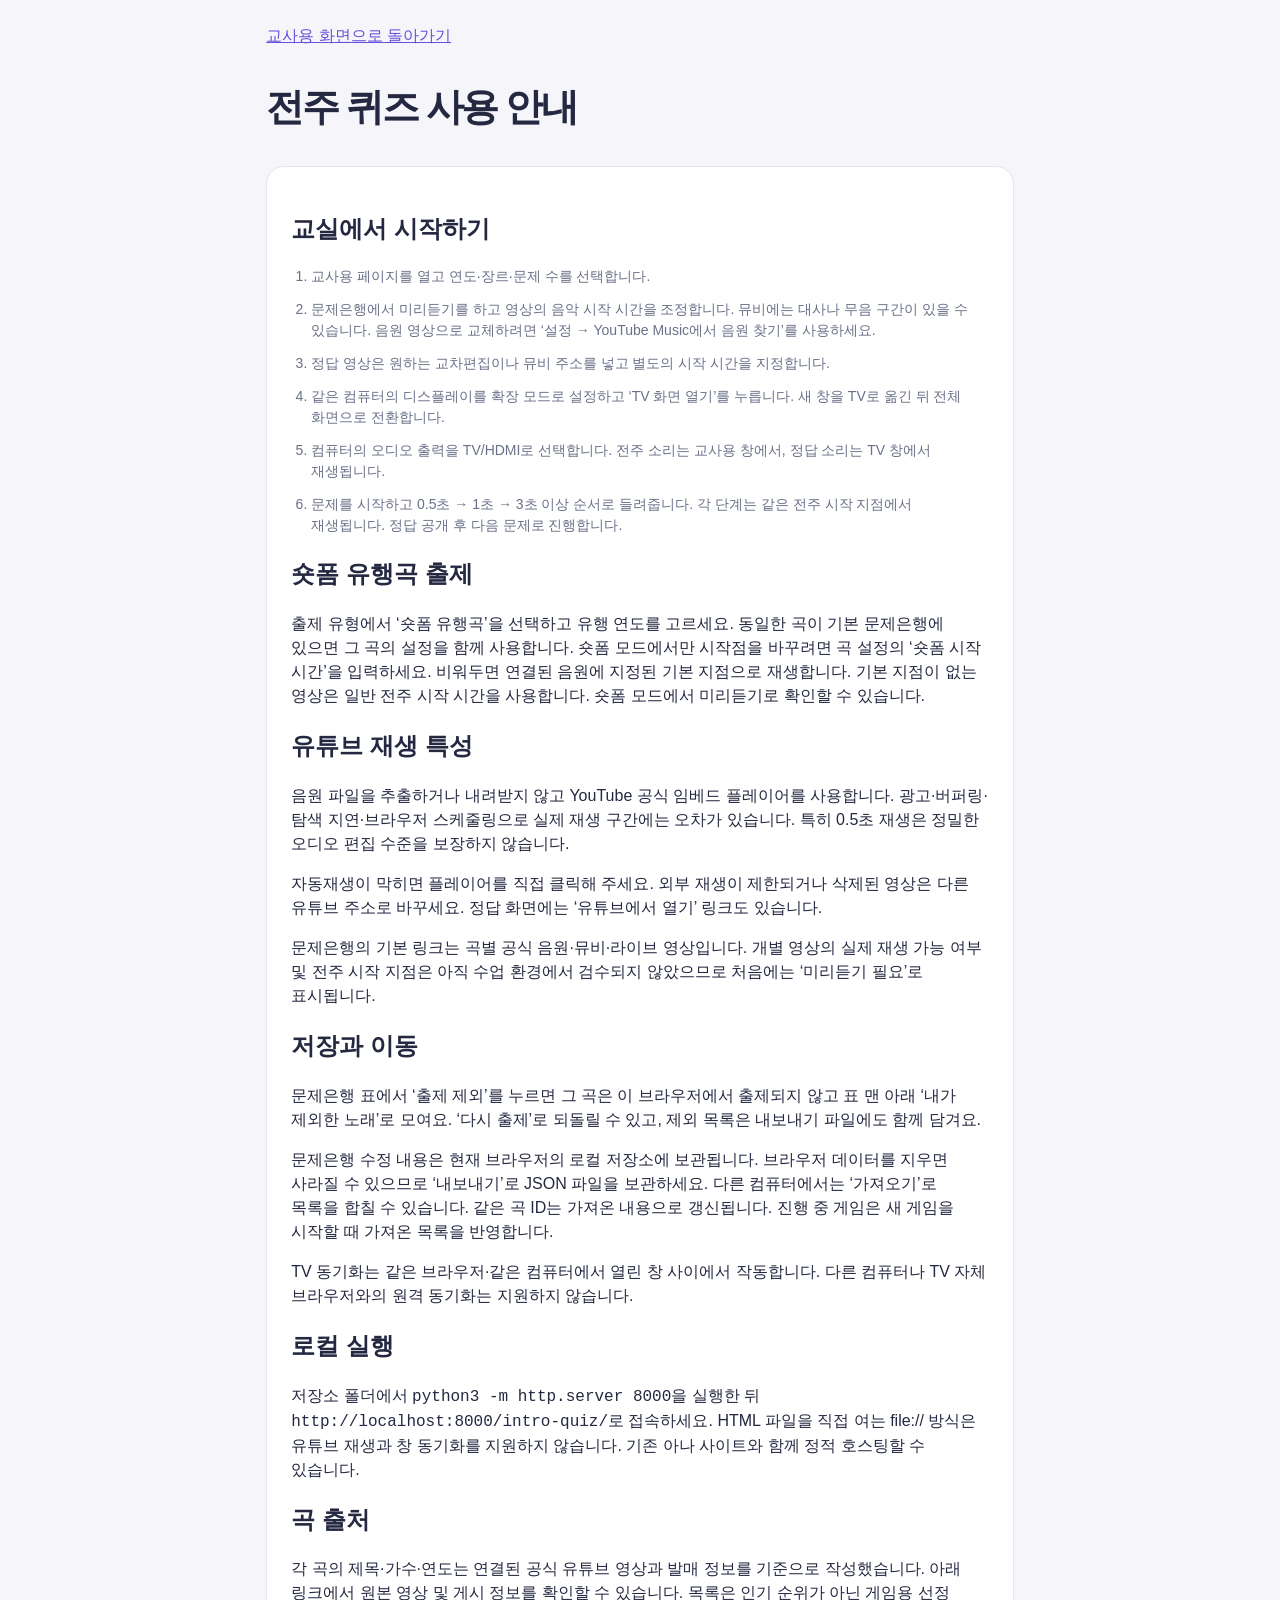
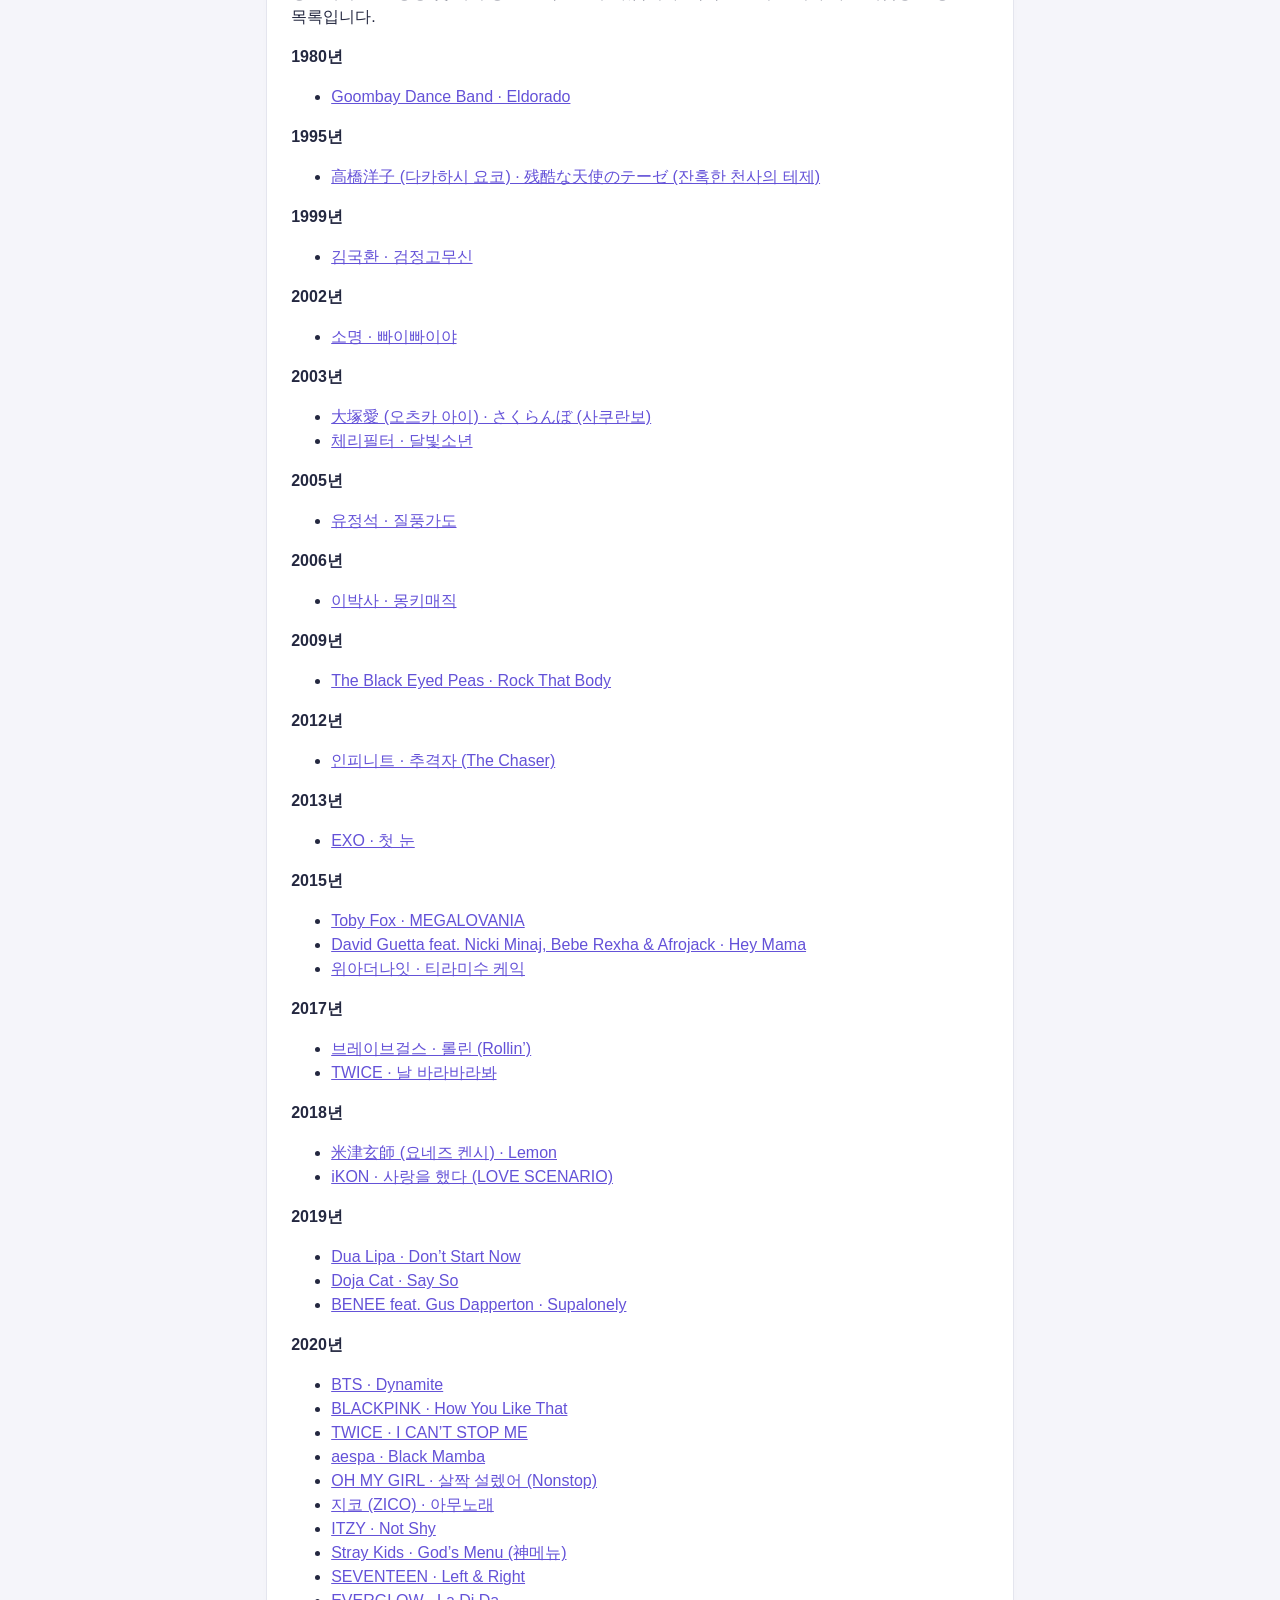
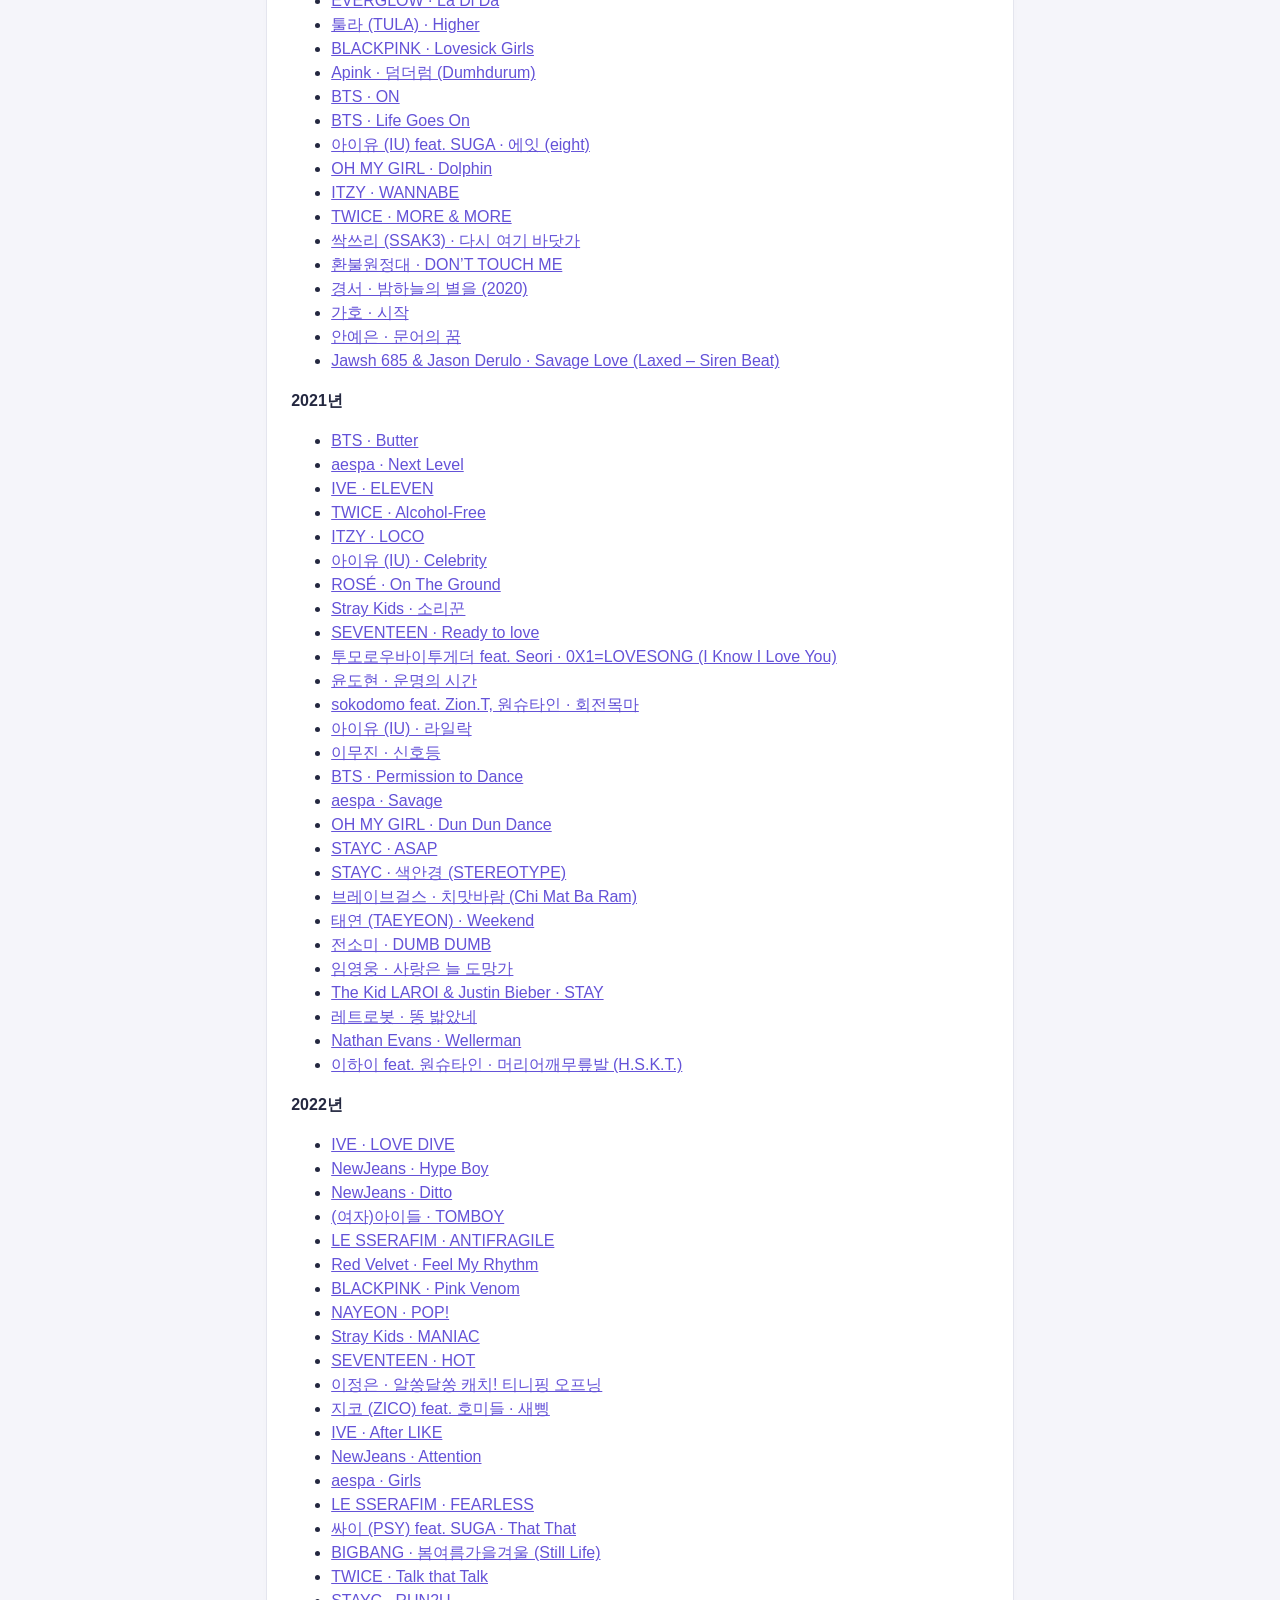
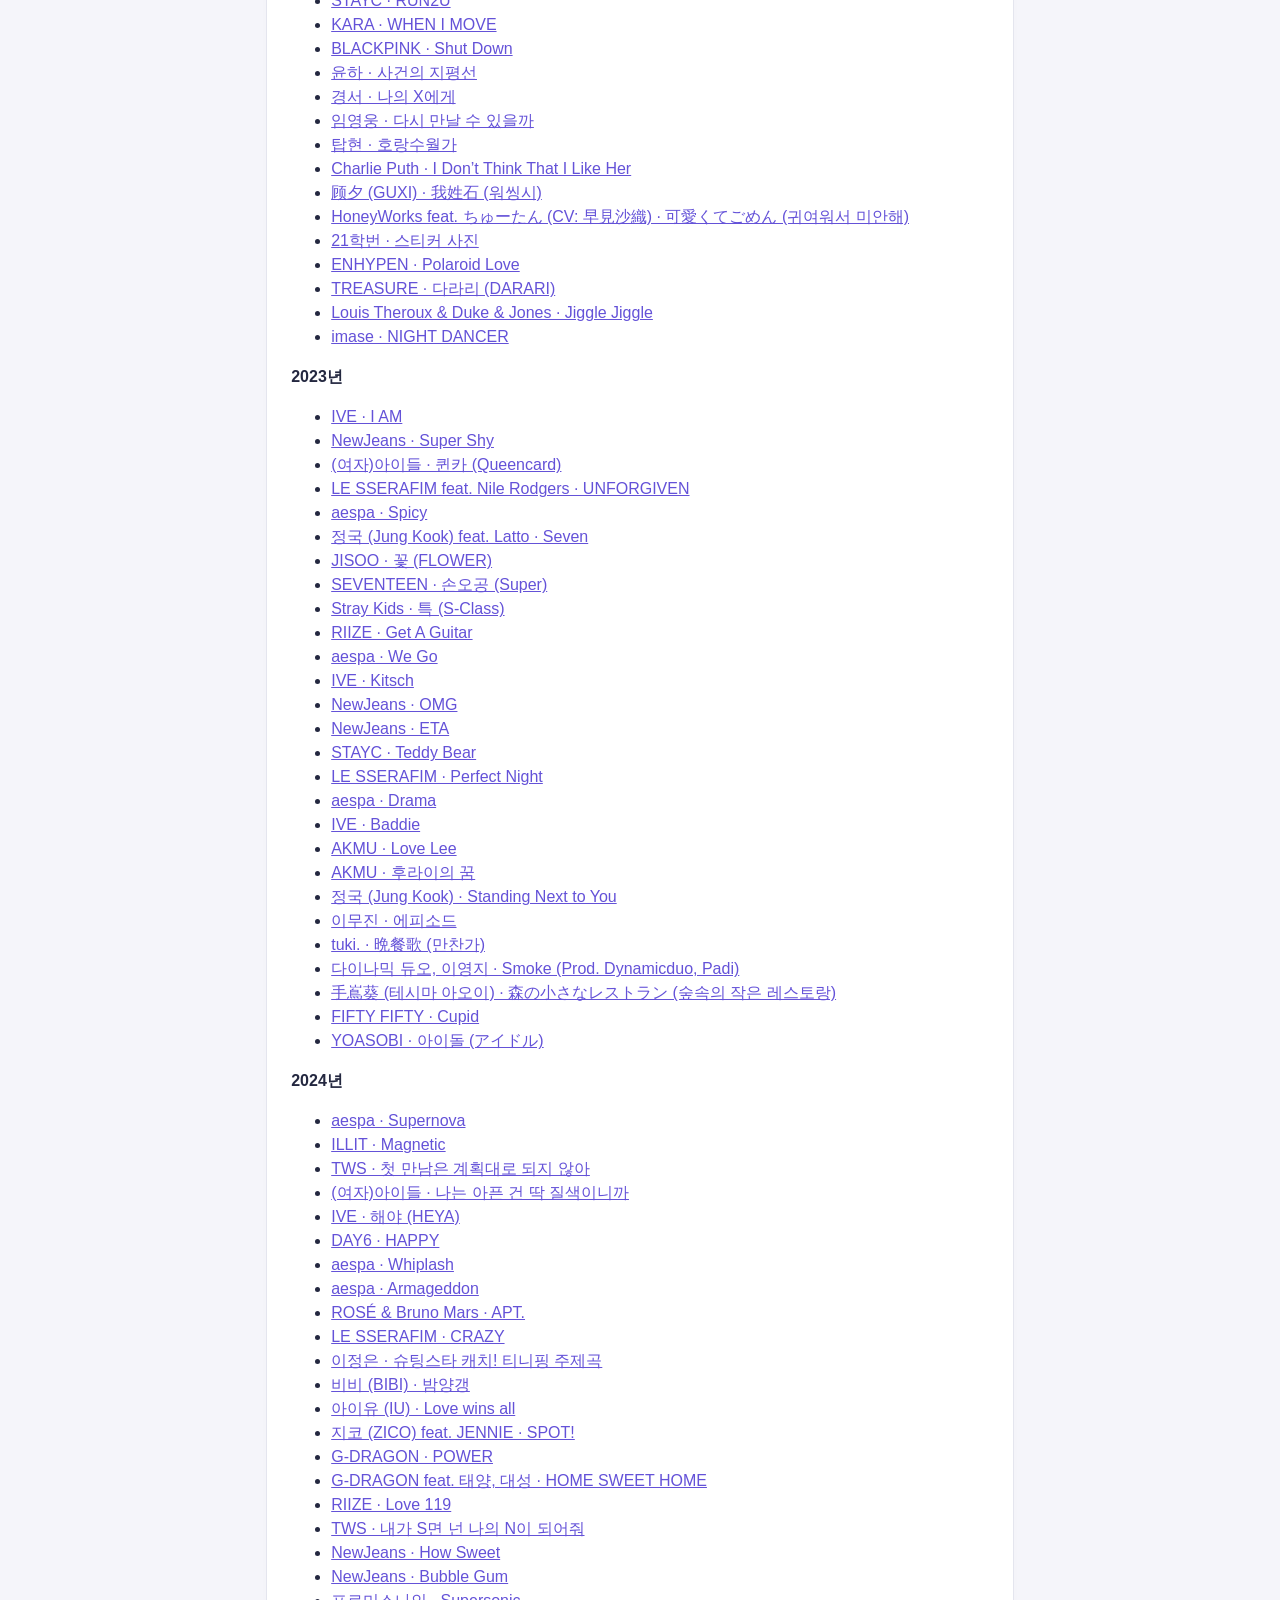
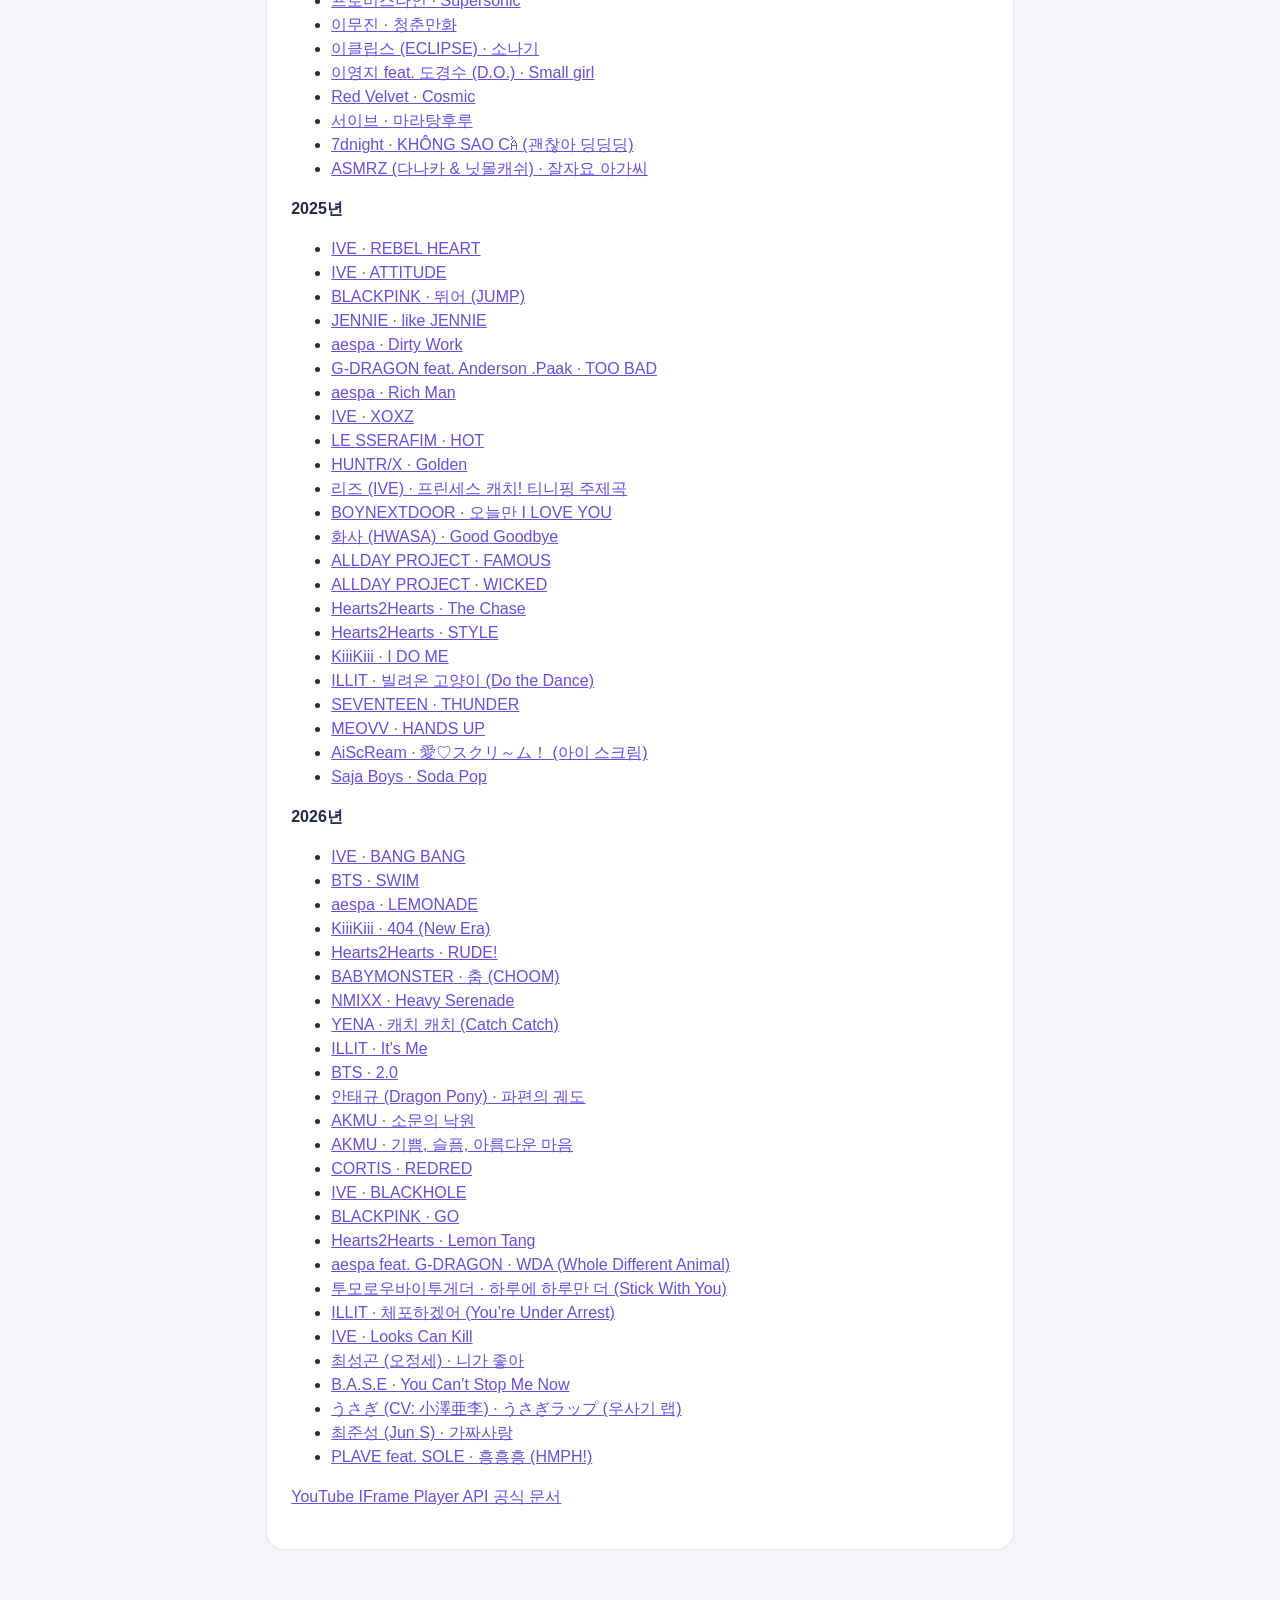
<file: intro-quiz/help.html>
<!doctype html><html lang="ko"><head><meta charset="utf-8"><meta name="viewport" content="width=device-width,initial-scale=1"><title>사용 안내 · 아나 음악 퀴즈</title><link rel="stylesheet" href="style.css"></head><body><main style="max-width:850px"><a href="index.html">교사용 화면으로 돌아가기</a><h1 style="margin:30px 0">전주 퀴즈 사용 안내</h1><section class="panel"><h2>교실에서 시작하기</h2><ol class="guide"><li>교사용 페이지를 열고 연도·장르·문제 수를 선택합니다.</li><li>문제은행에서 미리듣기를 하고 영상의 음악 시작 시간을 조정합니다. 뮤비에는 대사나 무음 구간이 있을 수 있습니다. 음원 영상으로 교체하려면 ‘설정 → YouTube Music에서 음원 찾기’를 사용하세요.</li><li>정답 영상은 원하는 교차편집이나 뮤비 주소를 넣고 별도의 시작 시간을 지정합니다.</li><li>같은 컴퓨터의 디스플레이를 확장 모드로 설정하고 ‘TV 화면 열기’를 누릅니다. 새 창을 TV로 옮긴 뒤 전체 화면으로 전환합니다.</li><li>컴퓨터의 오디오 출력을 TV/HDMI로 선택합니다. 전주 소리는 교사용 창에서, 정답 소리는 TV 창에서 재생됩니다.</li><li>문제를 시작하고 0.5초 → 1초 → 3초 이상 순서로 들려줍니다. 각 단계는 같은 전주 시작 지점에서 재생됩니다. 정답 공개 후 다음 문제로 진행합니다.</li></ol><h2>숏폼 유행곡 출제</h2><p>출제 유형에서 ‘숏폼 유행곡’을 선택하고 유행 연도를 고르세요. 동일한 곡이 기본 문제은행에 있으면 그 곡의 설정을 함께 사용합니다. 숏폼 모드에서만 시작점을 바꾸려면 곡 설정의 ‘숏폼 시작 시간’을 입력하세요. 비워두면 연결된 음원에 지정된 기본 지점으로 재생합니다. 기본 지점이 없는 영상은 일반 전주 시작 시간을 사용합니다. 숏폼 모드에서 미리듣기로 확인할 수 있습니다.</p><h2>유튜브 재생 특성</h2><p>음원 파일을 추출하거나 내려받지 않고 YouTube 공식 임베드 플레이어를 사용합니다. 광고·버퍼링·탐색 지연·브라우저 스케줄링으로 실제 재생 구간에는 오차가 있습니다. 특히 0.5초 재생은 정밀한 오디오 편집 수준을 보장하지 않습니다.</p><p>자동재생이 막히면 플레이어를 직접 클릭해 주세요. 외부 재생이 제한되거나 삭제된 영상은 다른 유튜브 주소로 바꾸세요. 정답 화면에는 ‘유튜브에서 열기’ 링크도 있습니다.</p><p>문제은행의 기본 링크는 곡별 공식 음원·뮤비·라이브 영상입니다. 개별 영상의 실제 재생 가능 여부 및 전주 시작 지점은 아직 수업 환경에서 검수되지 않았으므로 처음에는 ‘미리듣기 필요’로 표시됩니다.</p><h2>저장과 이동</h2><p>문제은행 표에서 ‘출제 제외’를 누르면 그 곡은 이 브라우저에서 출제되지 않고 표 맨 아래 ‘내가 제외한 노래’로 모여요. ‘다시 출제’로 되돌릴 수 있고, 제외 목록은 내보내기 파일에도 함께 담겨요.</p><p>문제은행 수정 내용은 현재 브라우저의 로컬 저장소에 보관됩니다. 브라우저 데이터를 지우면 사라질 수 있으므로 ‘내보내기’로 JSON 파일을 보관하세요. 다른 컴퓨터에서는 ‘가져오기’로 목록을 합칠 수 있습니다. 같은 곡 ID는 가져온 내용으로 갱신됩니다. 진행 중 게임은 새 게임을 시작할 때 가져온 목록을 반영합니다.</p><p>TV 동기화는 같은 브라우저·같은 컴퓨터에서 열린 창 사이에서 작동합니다. 다른 컴퓨터나 TV 자체 브라우저와의 원격 동기화는 지원하지 않습니다.</p><h2>로컬 실행</h2><p>저장소 폴더에서 <code>python3 -m http.server 8000</code>을 실행한 뒤 <code>http://localhost:8000/intro-quiz/</code>로 접속하세요. HTML 파일을 직접 여는 file:// 방식은 유튜브 재생과 창 동기화를 지원하지 않습니다. 기존 아나 사이트와 함께 정적 호스팅할 수 있습니다.</p><h2>곡 출처</h2><p>각 곡의 제목·가수·연도는 연결된 공식 유튜브 영상과 발매 정보를 기준으로 작성했습니다. 아래 링크에서 원본 영상 및 게시 정보를 확인할 수 있습니다. 목록은 인기 순위가 아닌 게임용 선정 목록입니다.</p><div id="sources"></div><p><a href="https://developers.google.com/youtube/iframe_api_reference" target="_blank" rel="noopener">YouTube IFrame Player API 공식 문서</a></p></section></main><script type="module">import {BANK} from './bank.mjs';const root=document.querySelector('#sources');for(const year of [...new Set(BANK.map(song => song.year))].sort()){const h=document.createElement('h3');h.textContent=year+'년';root.append(h);const ul=document.createElement('ul');for(const s of BANK.filter(s=>s.year===year)){const li=document.createElement('li'),a=document.createElement('a');a.textContent=s.artist+' · '+s.title;a.href='https://www.youtube.com/watch?v='+s.answerVideo;a.target='_blank';a.rel='noopener noreferrer';li.append(a);ul.append(li);}root.append(ul);}</script></body></html>
</file>
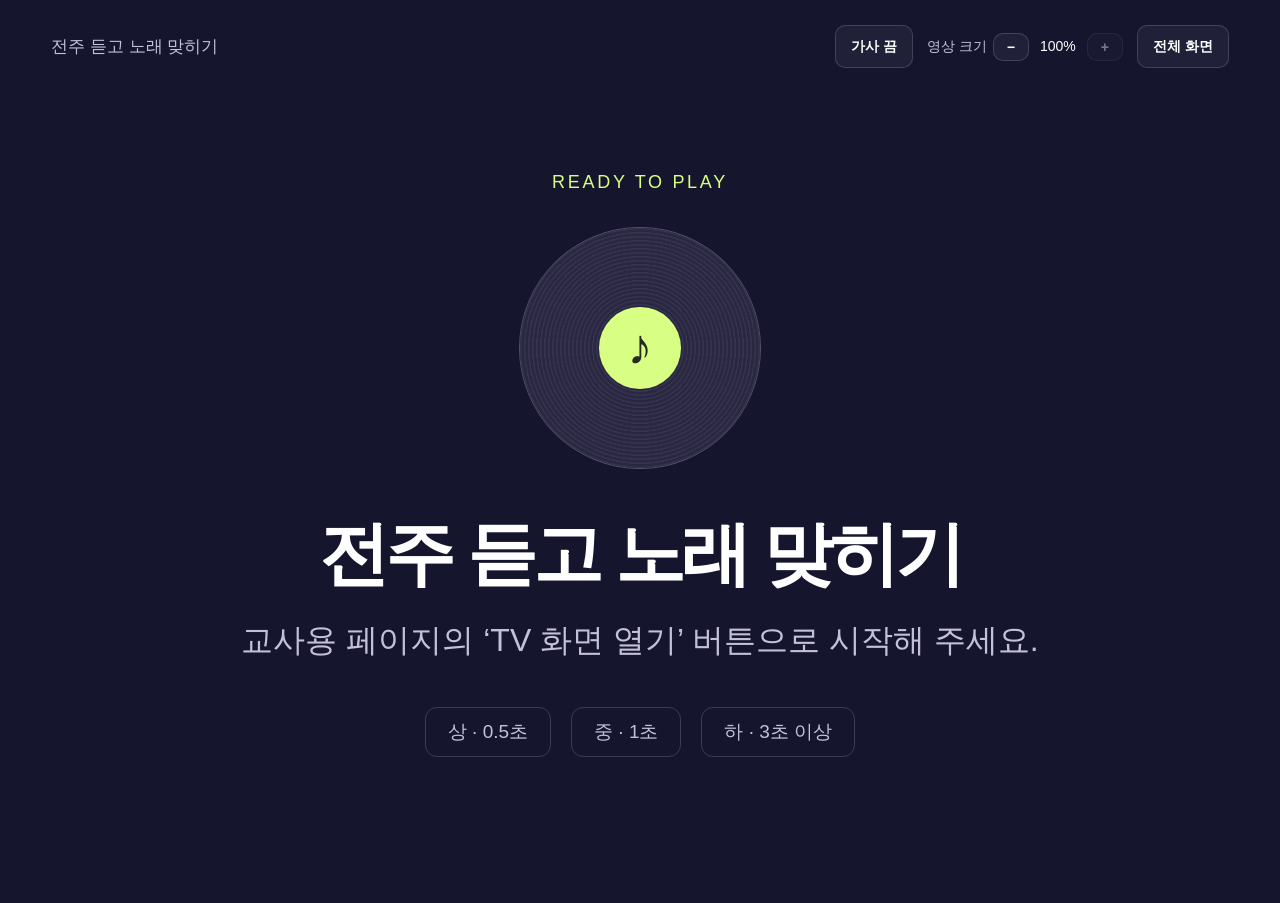
<file: intro-quiz/tv.html>
<!doctype html><html lang="ko"><head><meta charset="utf-8"><meta name="viewport" content="width=device-width,initial-scale=1"><meta name="theme-color" content="#15162e"><title>전주 듣고 노래 맞히기 · TV 화면</title><link rel="icon" href="../favicon.ico"><link rel="stylesheet" href="style.css"><style>
body{background:var(--preview-dark);color:#fff;min-height:100vh;overflow-x:hidden}.tv-head{display:flex;justify-content:space-between;align-items:center;padding:25px 4%;font-size:17px;color:var(--preview-text)}.tv-head button{background:#ffffff0d;border-color:#ffffff26;color:#fff;font-size:14px}#screen{min-height:calc(100vh - 160px);display:flex;align-items:center;justify-content:center;flex-direction:column;text-align:center;padding:20px 4%}.tv-record{width:clamp(120px,19vw,240px);height:clamp(120px,19vw,240px);margin:32px auto}.tv-record div{width:34%;height:34%;font-size:50px}#tvTitle{font-size:clamp(36px,5.5vw,84px);letter-spacing:-.055em;line-height:1.25;margin:10px 0 18px;max-width:1200px}#tvSub{font-size:clamp(20px,2.5vw,36px);color:var(--preview-text);margin:0 0 28px}#tvTag{color:var(--highlight);letter-spacing:.15em;font-size:18px}.tv-levels{display:flex;gap:20px;margin-top:15px;color:var(--preview-text);font-size:19px}.tv-levels span{padding:10px 22px;border:1px solid #413955;border-radius:12px}.tv-levels .selected{color:var(--highlight);border-color:var(--highlight);background:color-mix(in srgb,var(--highlight) 5%,transparent)}#videoWrap{--video-scale:1;width:calc(min(96vw,(83dvh - 150px)*16/9)*var(--video-scale));min-width:min(320px,96vw);margin:10px auto}.tv-tools{display:flex;align-items:center;gap:14px}.tv-size{display:flex;align-items:center;gap:6px;font-size:14px}.tv-size button{width:36px;padding:6px 0;line-height:1}.tv-size output{min-width:46px;text-align:center;color:#fff}#screen.lyrics-on #videoWrap{width:calc(min(96vw,(83dvh - 215px)*16/9)*var(--video-scale))}.video-stage{position:relative;container-type:inline-size}#videoWrap iframe{width:100%;height:auto;aspect-ratio:16/9;border:0;border-radius:12px;display:block}#videoWrap a{color:var(--highlight);font-size:14px}.lyrics{position:absolute;left:0;right:0;bottom:0;padding:7cqw 4% 2.6cqw;background:linear-gradient(transparent,#000000c4 48%);border-radius:0 0 12px 12px;pointer-events:none;text-align:center}.lyric-line{margin:0;font-weight:800;letter-spacing:-.02em;line-height:1.3;min-height:1.3em;word-break:keep-all}.lyric-line.now{font-size:clamp(18px,4.4cqw,66px)}.lyric-line.next{font-size:clamp(14px,3.1cqw,46px);color:#ffffffb0;margin-top:.25em;text-shadow:0 0 3px #000,0 2px 6px #000c}.lyric-line .w{position:relative;display:inline-block;white-space:pre;color:#fff;text-shadow:0 0 3px #000,0 2px 6px #000c}.lyric-line .w::after{content:attr(data-t);position:absolute;left:0;top:0;white-space:pre;color:var(--highlight);text-shadow:0 0 3px #000,0 2px 6px #000c;clip-path:inset(0 calc(100% - var(--p,0)*100%) 0 0)}.lyrics-bar{display:flex;gap:8px 16px;justify-content:center;align-items:center;flex-wrap:wrap;margin-top:8px;font-size:13px;color:var(--preview-text)}.lyrics-bar button{padding:4px 10px;font-size:13px;background:#ffffff0d;border-color:#ffffff26;color:#fff}.lyrics-sync{display:flex;align-items:center;gap:6px}.lyrics-sync output{min-width:72px;color:#fff}#lyricsToggle[aria-pressed=true]{border-color:var(--highlight);color:var(--highlight)}.tv-foot:empty{display:none}.tv-foot{text-align:center;color:var(--preview-text);font-size:14px;padding:12px}#screen.answer #tvTitle{font-size:clamp(36px,min(5.5vw,9dvh),88px);margin:0 0 6px}#screen.answer #tvSub{font-size:clamp(20px,3.4dvh,34px);margin:0}#screen.answer{padding-top:0;justify-content:flex-start}#screen.answer #tvTag{font-size:14px;margin-bottom:10px}[hidden]{display:none!important}@media(max-width:600px){.tv-size{font-size:12px}.tv-tools{gap:8px}.tv-levels{font-size:14px;gap:8px}.tv-levels span{padding:10px}.tv-head{font-size:13px;gap:10px}} </style></head><body>
<header class="tv-head"><span id="tvProgress">전주 듣고 노래 맞히기</span><div class="tv-tools"><button id="lyricsToggle" aria-pressed="false" title="정답 화면 가사 ( L 키 )">가사 끔</button><div class="tv-size" role="group" aria-label="정답 영상 크기">영상 크기 <button id="sizeDown" aria-label="영상 작게" title="영상 작게 ( - 키 )">−</button><output id="sizeValue">100%</output><button id="sizeUp" aria-label="영상 크게" title="영상 크게 ( + 키 )">+</button></div><button id="fullscreen">전체 화면</button></div></header>
<main id="screen"><span id="tvTag">READY TO PLAY</span><div class="record tv-record" id="tvRecord" aria-hidden="true"><div>♪</div></div><h1 id="tvTitle">전주 듣고 노래 맞히기</h1><p id="tvSub">곧 시작합니다.</p><div class="tv-levels" id="tvLevels"><span>상 · 0.5초</span><span>중 · 1초</span><span id="tvEasy">하 · 3초 이상</span></div><div id="videoWrap" hidden><div class="video-stage" id="videoStage"><div id="answerPlayer"></div><div class="lyrics" id="lyrics" hidden><p class="lyric-line now" id="lyricNow"></p><p class="lyric-line next" id="lyricNext"></p></div></div><div class="lyrics-bar" id="lyricsBar" hidden><span id="lyricsStatus" role="status"></span><span class="lyrics-sync" id="lyricsSync" hidden><button id="lyricsEarlier" title="가사가 늦게 나올 때 ( [ 키 )">◀ 가사 빠르게</button><output id="lyricsOffset">싱크 0.0초</output><button id="lyricsLater" title="가사가 먼저 나올 때 ( ] 키 )">가사 느리게 ▶</button><button id="lyricsHere" title="가수가 화면의 첫 줄을 부르기 시작할 때 누르세요 ( S 키 )">지금 이 줄!</button></span><small>가사 출처 <a href="https://lrclib.net" target="_blank" rel="noopener noreferrer">LRCLIB</a></small></div><a id="externalVideo" hidden target="_blank" rel="noopener noreferrer">유튜브에서 열기</a></div></main><footer class="tv-foot" id="tvFooter" role="status"></footer>
<script type="module" src="tv.mjs"></script></body></html>
</file>
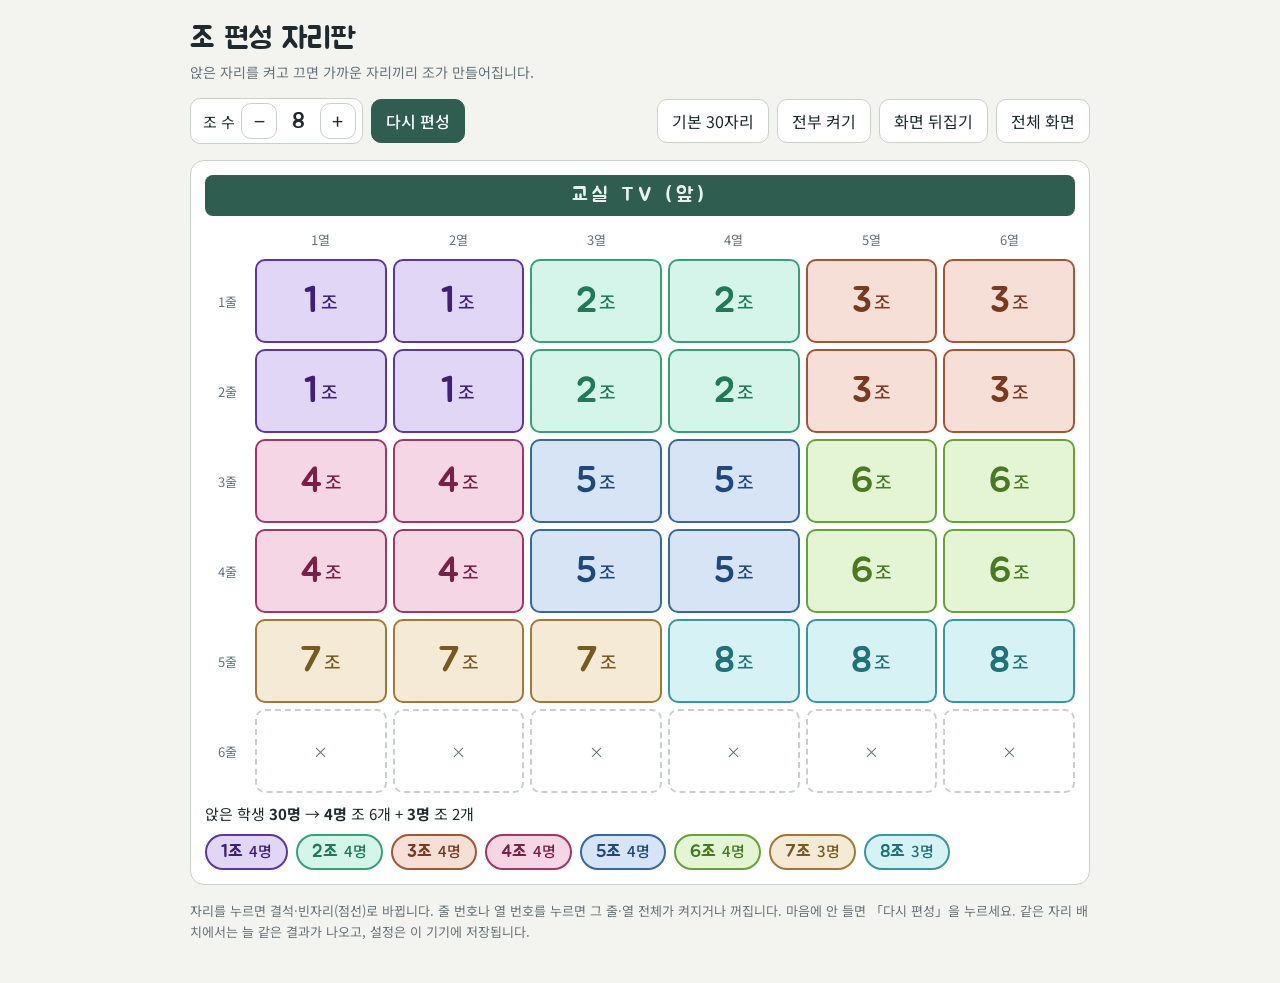
<file: tools/seat-groups.html>
<!doctype html>
<html lang="ko">
<head>
<meta charset="utf-8">
<meta name="viewport" content="width=device-width,initial-scale=1">
<meta name="aanah:version" content="1.0.0">
<title>조 편성 자리판</title>

<link rel="stylesheet" href="https://fonts.googleapis.com/css2?family=Jua&family=Noto+Sans+KR:wght@400;500;700&display=swap">
<style>
/* layout: control strip on top, one seat board (6 x 6) in the middle, group legend below */
:root{
  --bg:#F3F4F0; --card:#FFFFFF; --fg:#1E2A2D; --muted:#66727A; --line:#C9D0CC;
  --board:#2F5D50; --board-fg:#E9F1EC; --accent:#2F5D50; --accent-fg:#FFFFFF;
  --tl:90%; --el:42%; --nl:30%;
  --f-body:'Noto Sans KR',system-ui,-apple-system,'Segoe UI',sans-serif;
  --f-disp:'Jua','Noto Sans KR',system-ui,sans-serif;
}
@media (prefers-color-scheme: dark){:root:not([data-theme="light"]){
  --bg:#14191A; --card:#1D2426; --fg:#E7EDEA; --muted:#98A5A3; --line:#3A4547;
  --board:#2A4F44; --board-fg:#E9F1EC; --accent:#7FC1AC; --accent-fg:#10201B;
  --tl:26%; --el:58%; --nl:84%; color-scheme:dark}}
:root[data-theme="dark"]{
  --bg:#14191A; --card:#1D2426; --fg:#E7EDEA; --muted:#98A5A3; --line:#3A4547;
  --board:#2A4F44; --board-fg:#E9F1EC; --accent:#7FC1AC; --accent-fg:#10201B;
  --tl:26%; --el:58%; --nl:84%; color-scheme:dark}
*{box-sizing:border-box}
html{color-scheme:light}
body{margin:0}
body{background:var(--bg);color:var(--fg);font-family:var(--f-body);padding-block:20px 40px;padding-left:max(16px,env(safe-area-inset-left,0px));padding-right:max(16px,env(safe-area-inset-right,0px))}
.wrap{max-width:900px;margin:0 auto;display:flex;flex-direction:column;gap:16px}
h1{font-family:var(--f-disp);font-weight:400;font-size:30px;margin:0;letter-spacing:.01em}
.sub{color:var(--muted);font-size:14px;margin:4px 0 0}
.bar{display:flex;flex-wrap:wrap;gap:8px;align-items:center}
.step{display:flex;align-items:center;gap:6px;background:var(--card);border:1px solid var(--line);border-radius:10px;padding:4px 6px 4px 12px;font-size:15px}
.step b{font-family:var(--f-disp);font-weight:400;font-size:22px;min-width:1.4em;text-align:center}
button{font:inherit;color:var(--fg);background:var(--card);border:1px solid var(--line);border-radius:10px;padding:9px 14px;cursor:pointer;min-height:44px}
button:hover{border-color:var(--accent)}
button:focus-visible{outline:3px solid var(--accent);outline-offset:2px}
.step button{min-height:36px;min-width:36px;padding:0;font-size:20px;line-height:1}
button.pri{background:var(--accent);color:var(--accent-fg);border-color:var(--accent);font-weight:500}
.spacer{flex:1}
.board{background:var(--card);border:1px solid var(--line);border-radius:14px;padding:14px}
.tv{background:var(--board);color:var(--board-fg);border-radius:8px;text-align:center;padding:8px;font-family:var(--f-disp);font-size:20px;letter-spacing:.2em}
.grid{display:grid;grid-template-columns:44px repeat(6,minmax(0,1fr));gap:6px;margin:10px 0}
.hd{font-size:13px;color:var(--muted);background:none;border:none;border-radius:6px;min-height:0;padding:4px 0;display:flex;align-items:center;justify-content:center}
.hd:hover{background:var(--bg);color:var(--fg)}
.seat{height:clamp(52px,9.5vw,84px);padding:0;border-radius:10px;border:2px solid hsl(var(--h) 50% var(--el));background:hsl(var(--h) 62% var(--tl));color:hsl(var(--h) 60% var(--nl));font-family:var(--f-disp);font-size:clamp(20px,4.4vw,36px);display:flex;align-items:center;justify-content:center;gap:2px}
.seat small{font-size:.5em;font-family:var(--f-body);font-weight:500}
.seat.off{border:2px dashed var(--line);background:transparent;color:var(--muted);font-family:var(--f-body);font-size:15px}
.seat.off:hover{border-color:var(--muted)}
.sum{font-size:15px;margin:2px 0 0}
.sum b{font-weight:700}
.legend{display:flex;flex-wrap:wrap;gap:8px;margin-top:10px}
.chip{border:2px solid hsl(var(--h) 50% var(--el));background:hsl(var(--h) 62% var(--tl));color:hsl(var(--h) 60% var(--nl));border-radius:999px;padding:4px 14px;font-size:15px;font-weight:500}
.chip i{font-style:normal;font-family:var(--f-disp);font-size:18px;margin-right:6px}
.hint{font-size:13px;color:var(--muted);margin:0;line-height:1.6}
@media (max-width:520px){.grid{grid-template-columns:34px repeat(6,minmax(0,1fr));gap:4px}.seat{border-radius:8px}}
@media (prefers-reduced-motion:no-preference){.seat{transition:background .15s,border-color .15s}}
</style>
</head>
<body>

<div class="wrap">
  <div>
    <h1>조 편성 자리판</h1>
    <p class="sub">앉은 자리를 켜고 끄면 가까운 자리끼리 조가 만들어집니다.</p>
  </div>

  <div class="bar">
    <div class="step" role="group" aria-label="조 수"><span>조 수</span>
      <button id="kDown" aria-label="조 수 줄이기">−</button><b id="kVal">8</b><button id="kUp" aria-label="조 수 늘리기">+</button>
    </div>
    <button id="reroll" class="pri">다시 편성</button>
    <span class="spacer"></span>
    <button id="def">기본 30자리</button>
    <button id="all">전부 켜기</button>
    <button id="flip">화면 뒤집기</button>
    <button id="fs">전체 화면</button>
  </div>

  <div class="board">
    <div class="tv" id="tvTop">교실 TV (앞)</div>
    <div class="grid" id="grid"></div>
    <div class="tv" id="tvBot" hidden>교실 TV (앞)</div>
    <p class="sum" id="sum"></p>
    <div class="legend" id="legend"></div>
  </div>

  <p class="hint">자리를 누르면 결석·빈자리(점선)로 바뀝니다. 줄 번호나 열 번호를 누르면 그 줄·열 전체가 켜지거나 꺼집니다. 마음에 안 들면 「다시 편성」을 누르세요. 같은 자리 배치에서는 늘 같은 결과가 나오고, 설정은 이 기기에 저장됩니다.</p>
</div>

<script>
var R=6,C=6,KEY='jo-seats-v1';
var HUES=[262,158,18,332,212,92,38,186,292,58];
var S={on:[],k:8,seed:1,flip:false};
function defOn(){var a=[];for(var i=0;i<R*C;i++)a.push(Math.floor(i/C)<5);return a}
S.on=defOn();
try{var raw=localStorage.getItem(KEY);if(raw){var o=JSON.parse(raw);if(o&&o.on&&o.on.length===R*C){S=o}}}catch(e){}
function save(){try{localStorage.setItem(KEY,JSON.stringify(S))}catch(e){}}

function mulberry(a){return function(){a|=0;a=a+0x6D2B79F5|0;var t=Math.imul(a^a>>>15,1|a);t=t+Math.imul(t^t>>>7,61|t)^t;return((t^t>>>14)>>>0)/4294967296}}
function shuffle(a,rnd){for(var i=a.length-1;i>0;i--){var j=Math.floor(rnd()*(i+1));var t=a[i];a[i]=a[j];a[j]=t}return a}

function solve(seats,k,seed){
  var n=seats.length;if(!n)return[];
  k=Math.min(k,n);
  var base=Math.floor(n/k),extra=n%k,rnd=mulberry(seed*7919+13);
  function d2(a,b){var dr=seats[a].r-seats[b].r,dc=seats[a].c-seats[b].c;return dr*dr+dc*dc}
  function cost(as){var tot=0;for(var g=0;g<k;g++){var m=[],i;for(i=0;i<n;i++)if(as[i]===g)m.push(i);var s=0;for(i=0;i<m.length;i++)for(var j=i+1;j<m.length;j++)s+=d2(m[i],m[j]);tot+=m.length?s/m.length:0}return tot}
  var best=null,bc=1e18;
  for(var t=0;t<40;t++){
    var caps=[];for(var g=0;g<k;g++)caps.push(base);
    var ord=shuffle(Array.from({length:k},function(_,i){return i}),rnd);
    for(var e=0;e<extra;e++)caps[ord[e]]++;
    var sd=[Math.floor(rnd()*n)];
    while(sd.length<k){var bi=-1,bd=-1;for(var s=0;s<n;s++){if(sd.indexOf(s)>=0)continue;var m=1e9;for(var q=0;q<sd.length;q++)m=Math.min(m,d2(s,sd[q]));m*=1+rnd()*.4;if(m>bd){bd=m;bi=s}}sd.push(bi)}
    var pr=[];for(var s2=0;s2<n;s2++)for(var g2=0;g2<k;g2++)pr.push([d2(s2,sd[g2])+rnd()*.01,s2,g2]);
    pr.sort(function(a,b){return a[0]-b[0]});
    var as=new Array(n).fill(-1),left=caps.slice();
    for(var p=0;p<pr.length;p++){var x=pr[p];if(as[x[1]]<0&&left[x[2]]>0){as[x[1]]=x[2];left[x[2]]--}}
    var cur=cost(as),imp=true,pass=0;
    while(imp&&pass<30){imp=false;pass++;
      for(var i=0;i<n;i++)for(var j=i+1;j<n;j++){if(as[i]===as[j])continue;
        var tmp=as[i];as[i]=as[j];as[j]=tmp;var c2=cost(as);
        if(c2<cur-1e-9){cur=c2;imp=true}else{tmp=as[i];as[i]=as[j];as[j]=tmp}}}
    if(cur<bc-1e-9){bc=cur;best=as.slice()}
  }
  var cen=[];for(var g3=0;g3<k;g3++){var sr=0,sc=0,cn=0;for(var i3=0;i3<n;i3++)if(best[i3]===g3){sr+=seats[i3].r;sc+=seats[i3].c;cn++}cen.push({g:g3,r:sr/cn,c:sc/cn})}
  cen.sort(function(a,b){return a.r-b.r||a.c-b.c});
  var per=3,order=[];
  for(var s4=0;s4<cen.length;s4+=per){order=order.concat(cen.slice(s4,s4+per).sort(function(a,b){return a.c-b.c}))}
  var map={};order.forEach(function(o,i){map[o.g]=i});
  return best.map(function(g){return map[g]});
}

var grid=document.getElementById('grid');
function render(){
  var seats=[],idx=[];
  for(var i=0;i<R*C;i++)if(S.on[i]){seats.push({r:Math.floor(i/C),c:i%C});idx.push(i)}
  var res=solve(seats,S.k,S.seed),gOf={};
  idx.forEach(function(ci,n){gOf[ci]=res[n]});
  var rows=[],cols=[],r,c;for(r=0;r<R;r++)rows.push(r);for(c=0;c<C;c++)cols.push(c);
  if(S.flip){rows.reverse();cols.reverse()}
  var h='<span></span>';
  cols.forEach(function(c){h+='<button class="hd" data-col="'+c+'" aria-label="'+(c+1)+'열 전체 켜기 또는 끄기">'+(c+1)+'열</button>'});
  rows.forEach(function(r){
    h+='<button class="hd" data-row="'+r+'" aria-label="'+(r+1)+'줄 전체 켜기 또는 끄기">'+(r+1)+'줄</button>';
    cols.forEach(function(c){
      var i=r*C+c;
      if(S.on[i]){var g=gOf[i];h+='<button class="seat" data-i="'+i+'" style="--h:'+HUES[g%HUES.length]+'" aria-pressed="true" aria-label="'+(r+1)+'줄 '+(c+1)+'열 '+(g+1)+'조">'+(g+1)+'<small>조</small></button>'}
      else h+='<button class="seat off" data-i="'+i+'" aria-pressed="false" aria-label="'+(r+1)+'줄 '+(c+1)+'열 빈자리">×</button>';
    });
  });
  grid.innerHTML=h;
  document.getElementById('tvTop').hidden=S.flip;document.getElementById('tvBot').hidden=!S.flip;
  document.getElementById('kVal').textContent=S.k;
  var n=seats.length,k=Math.min(S.k,n),cnt={};
  res.forEach(function(g){cnt[g]=(cnt[g]||0)+1});
  var sizes={};Object.keys(cnt).forEach(function(g){sizes[cnt[g]]=(sizes[cnt[g]]||0)+1});
  var parts=Object.keys(sizes).sort(function(a,b){return b-a}).map(function(s){return '<b>'+s+'명</b> 조 '+sizes[s]+'개'});
  document.getElementById('sum').innerHTML=n?('앉은 학생 <b>'+n+'명</b> → '+parts.join(' + ')):'켜진 자리가 없습니다. 자리를 눌러 켜 주세요.';
  var lg='';for(var g=0;g<k;g++)lg+='<span class="chip" style="--h:'+HUES[g%HUES.length]+'"><i>'+(g+1)+'조</i>'+(cnt[g]||0)+'명</span>';
  document.getElementById('legend').innerHTML=lg;
  save();
}
grid.addEventListener('click',function(e){
  var b=e.target.closest('button');if(!b)return;var i,all,k;
  if(b.dataset.i!==undefined){i=+b.dataset.i;S.on[i]=!S.on[i]}
  else if(b.dataset.row!==undefined){var r=+b.dataset.row;all=true;for(k=0;k<C;k++)if(!S.on[r*C+k])all=false;for(k=0;k<C;k++)S.on[r*C+k]=!all}
  else if(b.dataset.col!==undefined){var c=+b.dataset.col;all=true;for(k=0;k<R;k++)if(!S.on[k*C+c])all=false;for(k=0;k<R;k++)S.on[k*C+c]=!all}
  else return;
  render();
});
document.getElementById('kDown').onclick=function(){if(S.k>2){S.k--;render()}};
document.getElementById('kUp').onclick=function(){if(S.k<10){S.k++;render()}};
document.getElementById('reroll').onclick=function(){S.seed++;render()};
document.getElementById('def').onclick=function(){S.on=defOn();S.seed=1;render()};
document.getElementById('all').onclick=function(){S.on=S.on.map(function(){return true});render()};
document.getElementById('flip').onclick=function(){S.flip=!S.flip;render()};
document.getElementById('fs').onclick=function(){try{if(document.documentElement.requestFullscreen)document.documentElement.requestFullscreen().catch(function(){})}catch(e){}};
render();
</script>
</body>
</html>
</file>
<file: intro-quiz/style.css>
:root{color-scheme:light;--ink:#242840;--muted:#697088;--line:#e4e5ee;--purple:#6452d8;--dark:#15162e}*{box-sizing:border-box}body{margin:0;background:#f5f5fa;color:var(--ink);font-family:Pretendard,-apple-system,BlinkMacSystemFont,'Apple SD Gothic Neo','Malgun Gothic',sans-serif;font-size:16px;line-height:1.5;word-break:keep-all}button,input,select{font:inherit}button,.button{cursor:pointer;background:white;border:1px solid var(--line);border-radius:10px;padding:10px 15px;color:var(--ink);font-weight:650;text-decoration:none;display:inline-block}button:hover,.button:hover{background:#eeeafa;border-color:#bcb4ee}button:disabled{opacity:.42;cursor:not-allowed}button:focus-visible,a:focus-visible,input:focus-visible,select:focus-visible{outline:3px solid #9b8de8;outline-offset:3px}.primary{background:var(--purple);color:#fff;border-color:var(--purple)}.primary:hover{background:#5141ba}.accent{background:#d8ff84;border-color:#c9ed7a}.wide{width:100%}a{color:var(--purple)}.topbar{height:78px;background:white;border-bottom:1px solid var(--line);padding:0 4%;display:flex;align-items:center;gap:24px}.brand{color:#284c82;font-size:27px;font-weight:900;text-decoration:none}.brand span{color:#74788a;font-weight:500;font-size:14px;margin-left:18px}.badge{margin-left:auto;font-size:12px;letter-spacing:.12em;color:#777d92}main{max-width:1600px;margin:auto;padding:40px 4%}.intro{display:flex;justify-content:space-between;align-items:center;gap:20px;margin-bottom:30px}.eyebrow{font-size:12px;font-weight:800;letter-spacing:.15em;color:var(--purple);margin:0 0 10px}h1{font-size:clamp(28px,3vw,44px);letter-spacing:-.06em;margin:0}h1 em{font-style:normal;color:var(--purple)}.intro p:not(.eyebrow){color:var(--muted);margin:8px 0}.intro-note{border-left:3px solid #cbc4f4;padding-left:18px;font-size:14px}.intro-note span{display:block;color:var(--muted);margin-top:5px}.workspace{display:grid;grid-template-columns:270px minmax(350px,1fr) 310px;gap:20px;align-items:start}.panel{background:white;border:1px solid var(--line);border-radius:18px;padding:24px;box-shadow:0 5px 16px #24284003}.section-title{display:flex;align-items:center;justify-content:space-between;gap:12px;margin-bottom:22px}.section-title h2{font-size:18px;margin:0;letter-spacing:-.04em}.pill{border-radius:6px;background:#f0eef8;color:#71648f;padding:4px 7px;font-size:12px;white-space:nowrap}.setup .section-title{flex-wrap:wrap}fieldset{border:0;padding:0;margin:0 0 24px}legend{font-size:14px;font-weight:700;margin-bottom:12px}legend span{display:block;color:var(--muted);font-weight:400;font-size:12px;margin-top:3px}.year-choice{display:inline-flex;margin:3px;font-size:14px;align-items:center;gap:6px;cursor:pointer;background:#f5f3ff;padding:8px;border-radius:8px}input[type=checkbox]{accent-color:var(--purple);width:17px;height:17px}label{font-size:14px;display:block;font-weight:600}label input:not([type=checkbox]),select{display:block;width:100%;border:1px solid #dce0e9;border-radius:8px;padding:10px;margin-top:6px;background:#fff;color:var(--ink);min-width:0}select{appearance:none;padding-right:28px;background-image:url("data:image/svg+xml,%3Csvg xmlns='http://www.w3.org/2000/svg' width='16' height='16'%3E%3Cpath d='m4 6 4 4 4-4' fill='none' stroke='%23697088' stroke-width='2'/%3E%3C/svg%3E");background-repeat:no-repeat;background-position:right 8px center}.row{display:flex;gap:14px}.row>*{flex:1;min-width:0}.muted,.hint{color:var(--muted)}.muted{font-size:14px}.hint{font-size:12px;line-height:1.8}.guide{font-size:14px;color:var(--muted);padding-left:20px}.guide li{margin:12px 0}hr{border:0;border-top:1px solid var(--line);margin:25px 0}h3{font-size:16px} .connection{padding:9px;background:#f3f4f8;border-radius:8px;color:#71618e;font-size:13px}.stage-preview{background:radial-gradient(ellipse at 50% 30%,#34315b,var(--dark) 70%);color:#fff;border-radius:14px;text-align:center;min-height:310px;padding:22px;position:relative;overflow:hidden}.stage-tag{font-size:11px;font-weight:700;letter-spacing:.14em;color:#c4bddf}.record{width:112px;height:112px;border-radius:50%;margin:20px auto;background:repeating-radial-gradient(circle,#292840 0 2px,#35334f 3px 4px);display:grid;place-items:center;box-shadow:0 0 0 1px #56506b}.record div{background:#d8ff84;color:#252b21;border-radius:50%;width:40px;height:40px;display:grid;place-items:center;font-size:22px}.stage-preview h2{font-size:25px;margin:14px 0 4px}.stage-preview p{font-size:14px;color:#c4c0d8;margin:0}.wave{color:#b7aaff;letter-spacing:6px;margin-top:16px;font-size:20px}.playing .record{animation:spin 4s linear infinite}.playing .wave{animation:pulse .55s infinite alternate}.levels{display:grid;grid-template-columns:repeat(3,1fr);gap:10px;margin-top:20px}.levels button{text-align:left;padding:14px 12px}.levels button span{display:block;font-size:12px;color:var(--muted)}.levels strong{display:block;font-size:32px;line-height:1.4;letter-spacing:-.05em}.levels small{font-size:15px;margin-left:4px}.levels button.selected{border-color:var(--purple);background:#f4f1ff}.toolbar{display:flex;align-items:center;justify-content:space-between;gap:10px;margin-top:14px}.toolbar label{display:flex;gap:8px;align-items:center;font-size:12px}.toolbar select{width:74px;margin:0;padding:8px}.toolbar button{font-size:12px;padding:8px 12px}.actions{display:flex;gap:10px;margin-top:20px}.actions button{flex:1;padding:13px}.status{font-size:13px;color:#665a83;min-height:39px;margin:15px 0 0}.monitor h3{font-size:21px;line-height:1.4;margin:0}.player-frame{background:#161724;border-radius:10px;overflow:hidden;margin-top:20px;min-height:200px}.player-frame iframe{width:100%;height:200px;display:block}.notice{background:#fff8e8;border:1px solid #f2e4bc;padding:12px;border-radius:10px;font-size:12px;color:#7c6837;line-height:1.8}.monitor .wide{font-size:13px}.mini-heading{font-size:13px;margin-top:25px;color:var(--muted)}.queue{max-height:210px;overflow:auto;font-size:13px;color:var(--muted);padding-left:22px}.queue li{padding:5px}.queue .current{color:var(--purple);font-weight:800}.bank{margin-top:26px}.bank h2{font-size:21px}.bank h2 span{font-size:15px;color:var(--purple);margin-left:8px}.bank-actions{display:flex;gap:8px;font-size:13px}.bank .section-title{margin-bottom:10px}.bank-filter{display:flex;gap:14px;margin:20px 0}.search-label{width:340px;max-width:70%}.table-scroll{overflow:auto}table{border-collapse:collapse;width:100%;text-align:left;white-space:nowrap;font-size:14px}th{font-weight:600;color:#7d8197;background:#f7f7fb;padding:12px}td{padding:14px 12px;border-bottom:1px solid #eeeef4}td small{display:block;color:var(--muted);font-size:12px;margin-top:3px}td button{font-size:12px;padding:7px 10px;margin-right:5px}.ready{color:#358260}.unchecked{color:#967431}footer{display:flex;justify-content:space-between;padding:30px 0 0;font-size:12px;color:var(--muted)}dialog{border:1px solid var(--line);border-radius:18px;width:560px;max-width:calc(100% - 24px);padding:25px;color:var(--ink)}dialog::backdrop{background:#121328a8;backdrop-filter:blur(4px)}dialog form>label,dialog .row{margin-bottom:15px}dialog .check{display:flex;gap:8px;align-items:center}#editError{color:#a43030;font-size:14px}@keyframes spin{to{transform:rotate(360deg)}}@keyframes pulse{to{opacity:.35}}@media(min-width:1450px){.workspace{grid-template-columns:280px minmax(400px,1fr) 340px}}@media(max-width:1150px){.workspace{grid-template-columns:250px 1fr}.monitor{grid-column:1/-1}.monitor .player-frame{max-width:400px}.intro-note{display:none}}@media(max-width:720px){main{padding:25px 16px}.topbar{padding:0 16px;gap:10px}.brand span,.badge{display:none}.topbar>button{margin-left:auto}.workspace{display:flex;flex-direction:column}.workspace>*{width:100%}.panel{padding:20px}.bank .section-title{align-items:flex-start;flex-direction:column}.levels{gap:7px}.levels button{padding:12px 8px}.levels button span{font-size:11px}.row{gap:10px}.intro h1{font-size:29px}footer{gap:15px;flex-wrap:wrap}}@media(prefers-reduced-motion:reduce){*{animation:none!important}}

#songs .added { background: #edf8ef; }
#songs .modified { background: #f2edff; }
.song-label {
  display: inline-block;
  padding: 2px 7px;
  border-radius: 6px;
  font-size: 12px;
  font-weight: 700;
}
.added .song-label { background: #d4eddb; color: #245c37; }
.modified .song-label { background: #e4d9fa; color: #52348b; }

.artist-exclusions {
  margin-top: 16px;
  border: 1px solid var(--line);
  border-radius: 10px;
  padding: 10px;
}
.artist-exclusions summary { cursor: pointer; font-weight: 700; font-size: 14px; }
.artist-exclusions summary span { color: var(--muted); font-weight: 500; margin-left: 6px; }
#excludedArtists { max-height: 220px; overflow: auto; margin: 8px 0; }
#excludedArtists label { display: flex; align-items: center; gap: 6px; padding: 4px 2px; cursor: pointer; }
#excludedArtists input { flex-shrink: 0; }
#clearExcluded { font-size: 13px; padding: 6px 10px; }

#songs .bank-group th {
  background: #e9e4fa;
  color: #3e3068;
  font-weight: 750;
}
#songs .bank-group:not(:first-child) th {
  background: #f3f4f8;
  color: var(--muted);
}
#songs .bank-group span {
  margin-left: 6px;
  font-weight: 500;
}

.question-mode { display: block; margin-bottom: 14px; }
#shortformStartField[hidden] { display: none; }

.sort{all:unset;cursor:pointer;display:inline-flex;align-items:center;gap:4px;font-weight:600;color:inherit;border-radius:4px}.sort::after{content:'↕';font-size:11px;opacity:.35}th[aria-sort=ascending] .sort,th[aria-sort=descending] .sort{color:var(--purple)}th[aria-sort=ascending] .sort::after{content:'▲';opacity:1}th[aria-sort=descending] .sort::after{content:'▼';opacity:1}.sort:hover{color:var(--purple);background:none}.sort:focus-visible{outline:3px solid #9b8de8;outline-offset:3px}
.request-fab{position:fixed;right:24px;bottom:24px;z-index:20;display:inline-flex;align-items:center;gap:6px;padding:13px 20px;border-radius:999px;background:var(--purple);color:#fff;font-weight:800;text-decoration:none;box-shadow:0 8px 24px #6452d855}.request-fab:hover{background:#5141ba}@media(max-width:720px){.request-fab{right:16px;bottom:16px;padding:11px 16px}}body{padding-bottom:70px}

#songs tr.excluded td{opacity:.5}#songs tr.excluded td:last-child{opacity:1}.exclude-toggle{color:var(--muted)}.exclude-toggle[aria-pressed=true]{color:var(--purple);border-color:#bcb4ee}

.sr-only{position:absolute;width:1px;height:1px;padding:0;margin:-1px;overflow:hidden;clip:rect(0,0,0,0);white-space:nowrap;border:0}
.filter-fold{margin:0 0 14px;border:1px solid var(--line);border-radius:12px;background:#fbfbfe}
.filter-fold summary{cursor:pointer;padding:12px 14px;font-weight:700;font-size:14px;display:flex;align-items:baseline;gap:8px;list-style:none}
.filter-fold summary::-webkit-details-marker{display:none}
.filter-fold summary::after{content:'▾';margin-left:auto;color:var(--muted);transition:transform .15s}
.filter-fold[open] summary::after{transform:rotate(180deg)}
.fold-summary{color:var(--purple);font-weight:600;font-size:13px;overflow:hidden;text-overflow:ellipsis;white-space:nowrap;min-width:0}
.filter-fold fieldset{margin:0;padding:0 10px 12px}
.fold-actions{display:flex;gap:6px;padding:0 14px 8px}
.fold-actions button{font-size:12px;padding:5px 10px}

/* Teacher screen themes. The default values preserve the original palette. */
:root{--page:#f5f5fa;--surface:#fff;--soft:#f7f7fb;--soft-accent:#f4f1ff;--input:#fff;--input-line:#dce0e9;--hover:#eeeafa;--hover-line:#bcb4ee;--brand:#284c82;--preview:#34315b;--preview-dark:#15162e;--preview-text:#c4c0d8;--wave:#b7aaff;--highlight:#d8ff84;--highlight-ink:#252b21;--status:#665a83;--note:#fff8e8;--note-line:#f2e4bc;--note-ink:#7c6837}
:root[data-theme=dark]{color-scheme:dark;--ink:#edf0fb;--muted:#aab2cc;--line:#394158;--purple:#a99aff;--dark:#111728;--page:#11151f;--surface:#202635;--soft:#293145;--soft-accent:#393052;--input:#252d3d;--input-line:#4b5570;--hover:#343e55;--hover-line:#a99aff;--brand:#a9caff;--preview:#343458;--preview-dark:#111728;--preview-text:#d3d4e9;--wave:#c9bbff;--highlight:#c4e99a;--highlight-ink:#243120;--status:#c9b9ef;--note:#383326;--note-line:#695d39;--note-ink:#f0dca5}
:root[data-theme=blue]{--ink:#213851;--muted:#627b95;--line:#d3e2ef;--purple:#216bb7;--page:#eef6fc;--surface:#fff;--soft:#eaf3fa;--soft-accent:#e4f2ff;--hover:#e5f2ff;--hover-line:#8dbdea;--brand:#216bb7;--preview:#285a86;--preview-dark:#102f50;--wave:#a9d9ff;--highlight:#abedfa;--highlight-ink:#173d50;--status:#28638f}
:root[data-theme=green]{--ink:#263d35;--muted:#667e72;--line:#d6e6d8;--purple:#288164;--page:#f0f8f2;--surface:#fff;--soft:#edf6ef;--soft-accent:#e4f5e9;--hover:#e5f3e9;--hover-line:#8fc9a3;--brand:#28745a;--preview:#315d4c;--preview-dark:#142d29;--wave:#a9e6c3;--highlight:#e2ef9d;--highlight-ink:#31421d;--status:#3b765c}
:root[data-theme=peach]{--ink:#503735;--muted:#8c706e;--line:#efdcd6;--purple:#b65e60;--page:#fff5f0;--surface:#fffdfb;--soft:#fff0e9;--soft-accent:#ffe8df;--hover:#ffebe2;--hover-line:#e6aea0;--brand:#a85557;--preview:#805054;--preview-dark:#392632;--wave:#ffccc0;--highlight:#ffe4a7;--highlight-ink:#513a27;--status:#9f5c5c}
body{background:var(--page)}.topbar,.panel,dialog{background:var(--surface)}.brand{color:var(--brand)}.brand span,.badge{color:var(--muted)}button,.button{background:var(--surface)}button:hover,.button:hover{background:var(--hover);border-color:var(--hover-line)}.primary{background:var(--purple);color:#fff}.primary:hover,.request-fab:hover{background:var(--brand);color:#fff}.pill,.year-choice,.filter-fold,.connection{background:var(--soft-accent);color:var(--ink)}label input:not([type=checkbox]),select{background-color:var(--input);border-color:var(--input-line)}.stage-preview{background:radial-gradient(ellipse at 50% 30%,var(--preview),var(--preview-dark) 70%)}.stage-preview p{color:var(--preview-text)}.record div,.accent{background:var(--highlight);color:var(--highlight-ink)}.wave{color:var(--wave)}.levels button.selected{background:var(--soft-accent)}.status{color:var(--status)}.notice{background:var(--note);border-color:var(--note-line);color:var(--note-ink)}th,#songs .bank-group:not(:first-child) th{background:var(--soft);color:var(--muted)}td{border-color:var(--line)}#songs .bank-group th{background:var(--soft-accent);color:var(--ink)}#songs .added{background:var(--soft-accent)}#songs .modified{background:var(--soft)}.added .song-label,.modified .song-label{background:var(--soft-accent);color:var(--ink)}
.theme-picker{position:relative;flex:none}.theme-toggle{width:40px;height:40px;border-radius:50%;padding:6px;display:grid;place-items:center}.theme-toggle span{width:24px;height:24px;border-radius:50%;background:linear-gradient(135deg,var(--purple) 50%,var(--page) 50%);border:1px solid var(--line)}.theme-menu{position:absolute;top:calc(100% + 10px);right:0;z-index:30;width:142px;padding:6px;background:var(--surface);border:1px solid var(--line);border-radius:12px;box-shadow:0 12px 30px #14162830}.theme-menu[hidden]{display:none}.theme-menu button{display:flex;align-items:center;gap:9px;width:100%;padding:8px 10px;border:0;text-align:left;font-size:13px}.theme-menu button[aria-pressed=true]{background:var(--soft-accent)}.theme-menu button[aria-pressed=true]::after{content:'✓';margin-left:auto}.theme-menu i{width:18px;height:18px;border-radius:50%;background:#6452d8}.theme-menu [data-theme=dark] i{background:#202635}.theme-menu [data-theme=blue] i{background:#216bb7}.theme-menu [data-theme=green] i{background:#288164}.theme-menu [data-theme=peach] i{background:#b65e60}
@media(max-width:720px){.theme-picker{margin-left:auto}.topbar>button{margin-left:0}}
:root[data-theme=dark] .primary,:root[data-theme=dark] .request-fab{background:#7664d6;color:#fff}:root[data-theme=dark] .primary:hover,:root[data-theme=dark] .request-fab:hover{background:#6554bb}:root[data-theme=dark] .record{background:repeating-radial-gradient(circle,#292840 0 2px,#35334f 3px 4px)}
.topbar .brand{display:flex;align-items:center;flex:none}.topbar .brand img{display:block;width:58px;height:59px;object-fit:contain}@media(max-width:720px){.topbar .brand img{width:48px;height:49px}}
.topbar .header-title{min-width:0;line-height:1.2}.header-eyebrow{display:block;color:var(--purple);font-size:10px;font-weight:800;letter-spacing:.12em}.header-title h1{font-size:20px;letter-spacing:-.05em;white-space:nowrap;margin:2px 0}.header-title p{font-size:11px;color:var(--muted);margin:0}main{padding-top:24px}@media(max-width:900px){.topbar{gap:12px}.topbar .badge{display:none}}@media(max-width:720px){main{padding-top:18px}.header-eyebrow,.header-title p{display:none}.header-title h1{font-size:16px;white-space:normal;line-height:1.2}.topbar #openTV{font-size:12px;padding:9px 10px;white-space:nowrap}}@media(max-width:420px){.topbar .brand img{width:40px;height:41px}.header-title h1{font-size:14px}.theme-toggle{width:34px;height:34px}.topbar #openTV{font-size:11px;padding:8px}}
</file>
